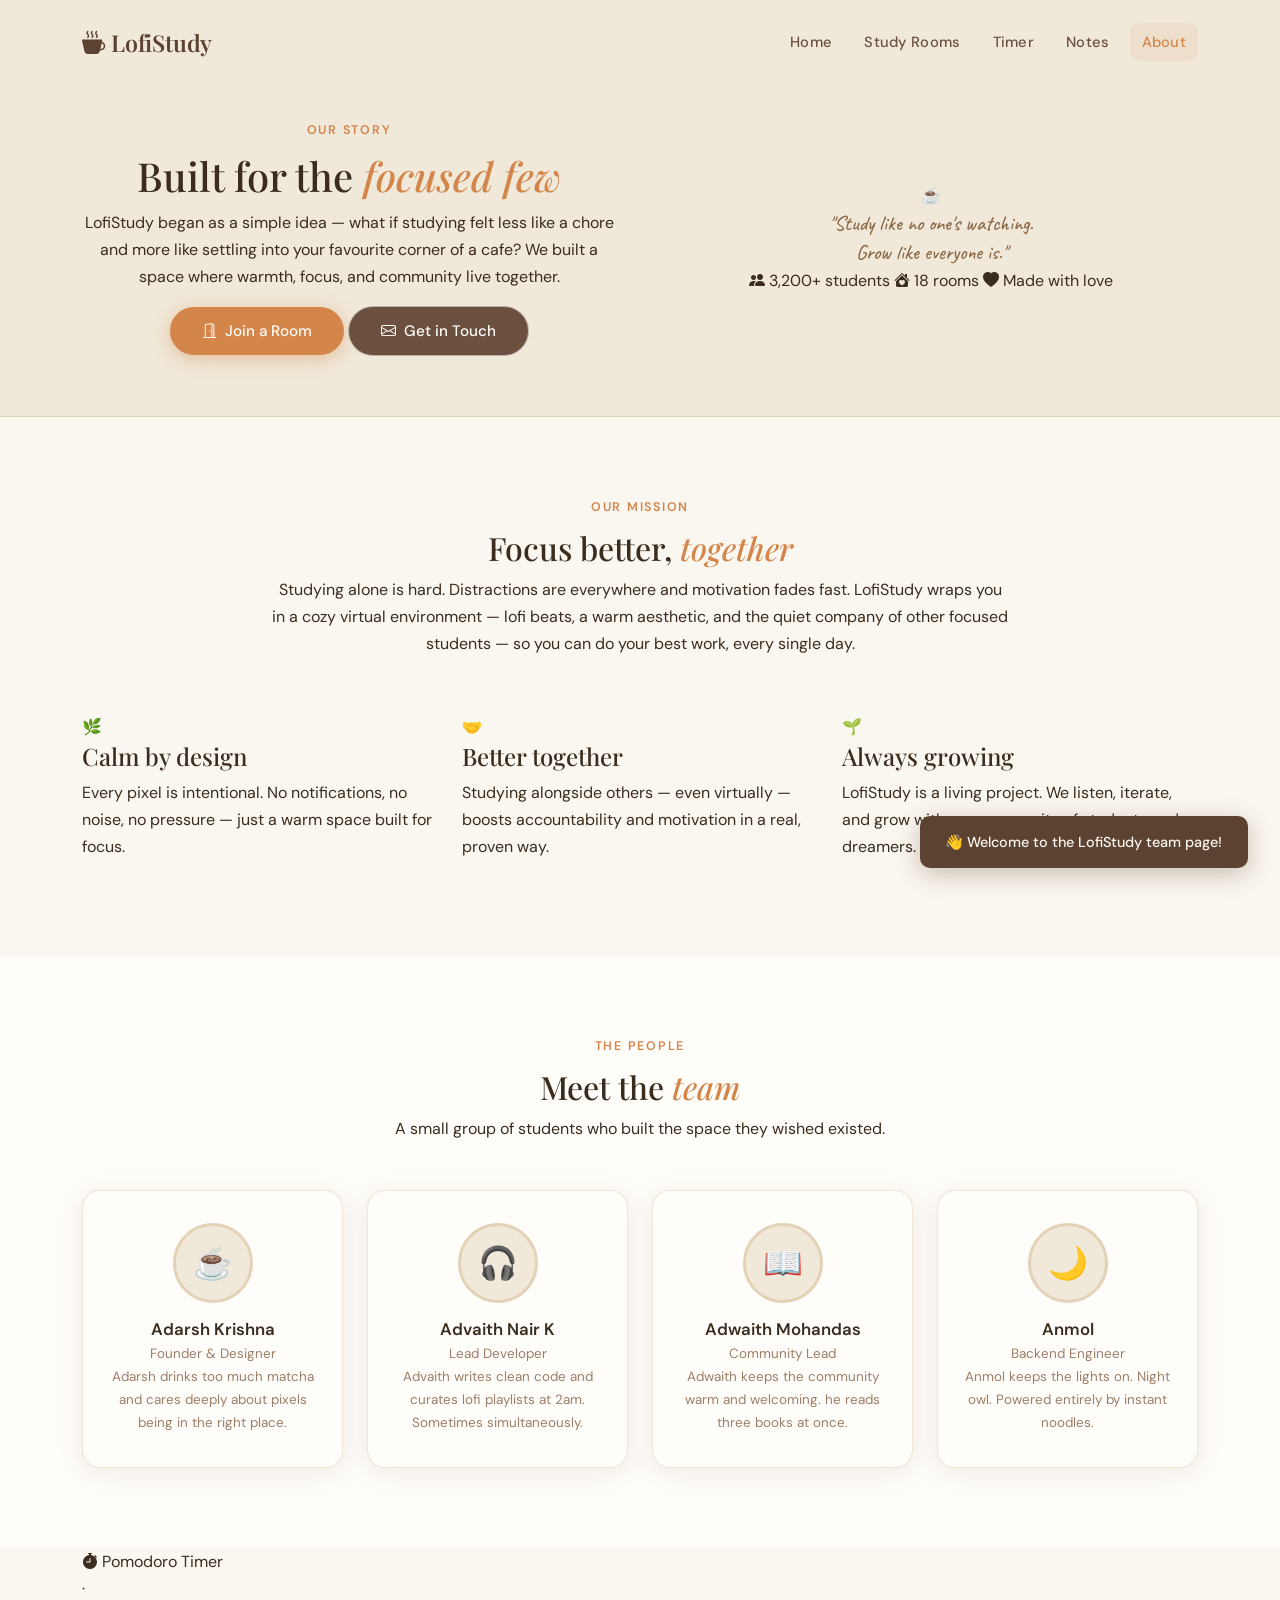
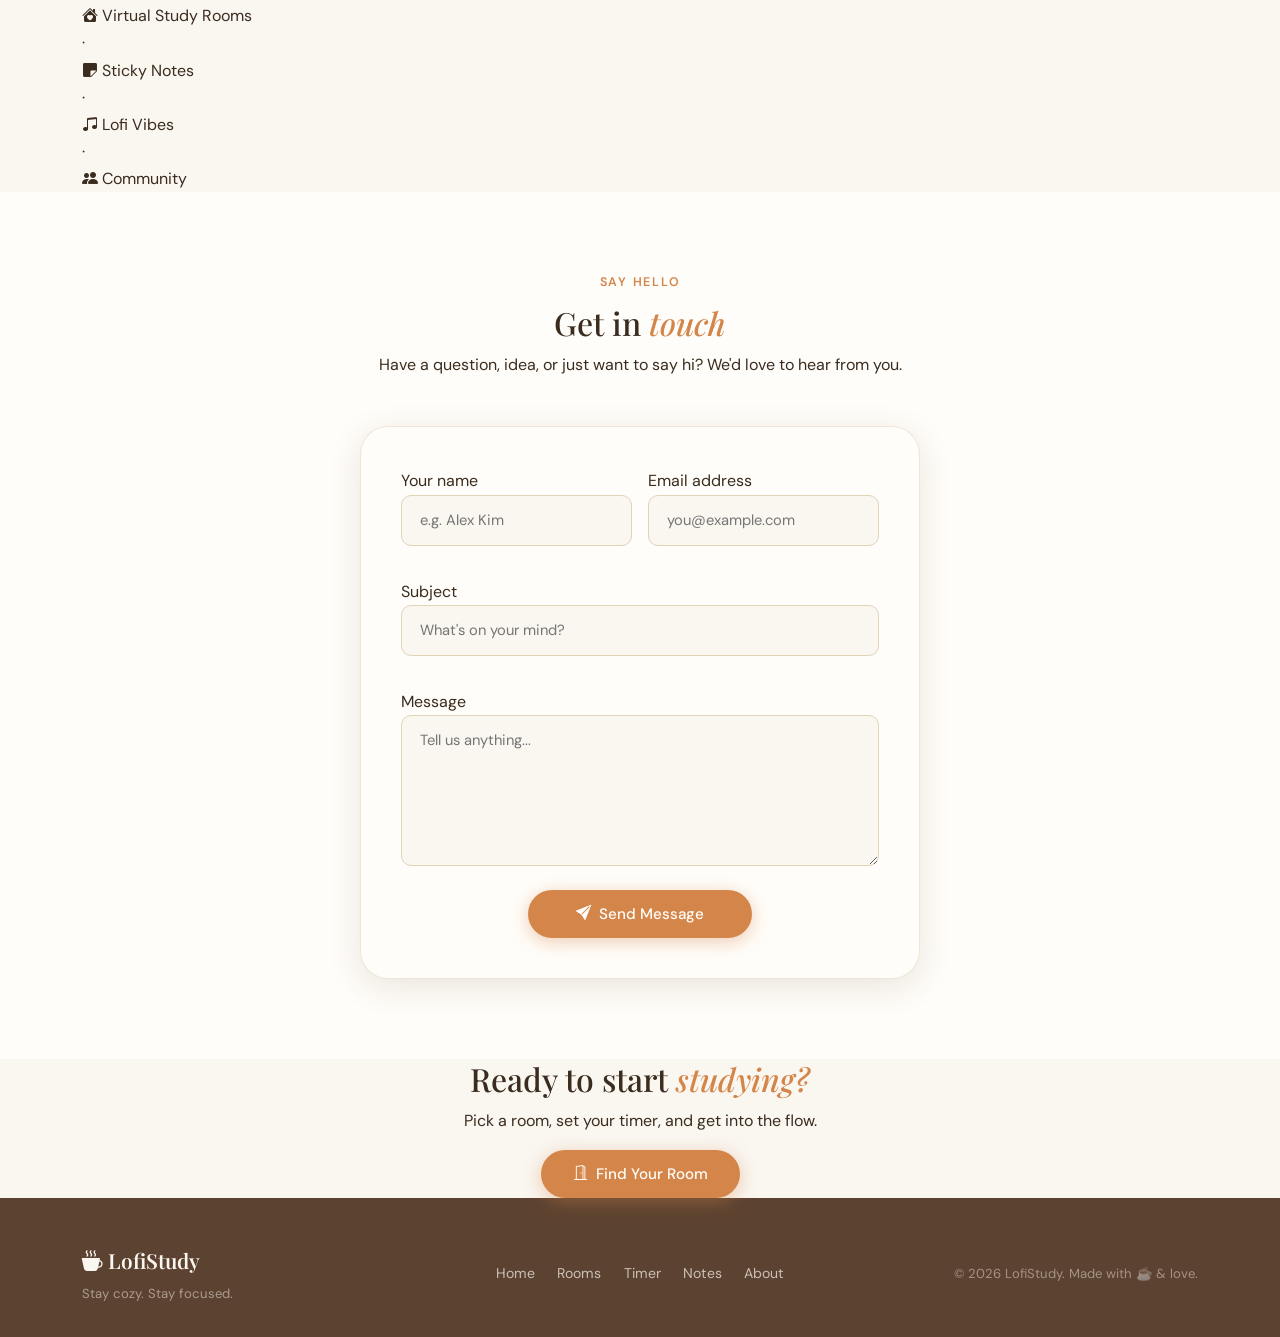
<file: about.html>
<!DOCTYPE html>
<html lang="en">
<head>
  <meta charset="UTF-8" />
  <meta name="viewport" content="width=device-width, initial-scale=1.0" />
  <title>About — LofiStudy</title>
  <link rel="stylesheet" href="https://cdn.jsdelivr.net/npm/bootstrap@5.3.2/dist/css/bootstrap.min.css" />
  <link rel="stylesheet" href="https://cdn.jsdelivr.net/npm/bootstrap-icons@1.11.3/font/bootstrap-icons.min.css" />
  <link rel="preconnect" href="https://fonts.googleapis.com" />
  <link rel="preconnect" href="https://fonts.gstatic.com" crossorigin />
  <link href="https://fonts.googleapis.com/css2?family=Playfair+Display:ital,wght@0,400;0,600;1,400&family=DM+Sans:wght@300;400;500&family=Caveat:wght@500&display=swap" rel="stylesheet" />
  <link rel="stylesheet" href="css/style.css" />
</head>
<body>


  <nav class="navbar navbar-expand-lg cozy-nav scrolled" id="mainNav">
    <div class="container">
      <a class="navbar-brand brand-logo nav-dark" href="index.html">
        <i class="bi bi-cup-hot-fill"></i> LofiStudy
      </a>
      <button class="navbar-toggler" type="button" data-bs-toggle="collapse" data-bs-target="#navMenu">
        <span class="navbar-toggler-icon"></span>
      </button>
      <div class="collapse navbar-collapse" id="navMenu">
        <ul class="navbar-nav ms-auto gap-lg-2">
          <li class="nav-item"><a class="nav-link" href="index.html">Home</a></li>
          <li class="nav-item"><a class="nav-link" href="rooms.html">Study Rooms</a></li>
          <li class="nav-item"><a class="nav-link" href="timer.html">Timer</a></li>
          <li class="nav-item"><a class="nav-link" href="notes.html">Notes</a></li>
          <li class="nav-item"><a class="nav-link active" href="about.html">About</a></li>
        </ul>
      </div>
    </div>
  </nav>

 
  <section class="about-hero">
    <div class="container">
      <div class="row align-items-center g-5">
        <div class="col-lg-6">
          <p class="section-tag reveal">our story</p>
          <h1 class="reveal">Built for the <em>focused few</em></h1>
          <p class="about-hero-sub reveal">
            LofiStudy began as a simple idea — what if studying felt less like a chore
            and more like settling into your favourite corner of a cafe? We built a space
            where warmth, focus, and community live together.
          </p>
          <div class="about-hero-btns reveal">
            <a href="rooms.html" class="btn btn-cozy-primary">
              <i class="bi bi-door-open"></i> Join a Room
            </a>
            <a href="#contact" class="btn btn-cozy-outline about-outline-btn">
              <i class="bi bi-envelope"></i> Get in Touch
            </a>
          </div>
        </div>
        <div class="col-lg-6">
          <div class="about-visual reveal">
            <div class="about-visual-card">
              <span class="about-visual-emoji">☕</span>
              <p class="caveat-text" style="font-size:1.3rem;color:var(--brown);margin:0;">
                "Study like no one's watching.<br/>Grow like everyone is."
              </p>
            </div>
            <div class="about-badge-row">
              <span class="about-badge"><i class="bi bi-people-fill"></i> 3,200+ students</span>
              <span class="about-badge"><i class="bi bi-house-heart-fill"></i> 18 rooms</span>
              <span class="about-badge"><i class="bi bi-heart-fill"></i> Made with love</span>
            </div>
          </div>
        </div>
      </div>
    </div>
  </section>


  <section class="about-section">
    <div class="container">
      <div class="row justify-content-center">
        <div class="col-lg-8 text-center">
          <p class="section-tag reveal">our mission</p>
          <h2 class="reveal">Focus better, <em>together</em></h2>
          <p class="about-mission-text reveal">
            Studying alone is hard. Distractions are everywhere and motivation fades fast.
            LofiStudy wraps you in a cozy virtual environment — lofi beats, a warm aesthetic,
            and the quiet company of other focused students — so you can do your best work,
            every single day.
          </p>
        </div>
      </div>

      <div class="row g-4 mt-3">
        <div class="col-md-4">
          <div class="value-card reveal">
            <div class="value-icon">🌿</div>
            <h4>Calm by design</h4>
            <p>Every pixel is intentional. No notifications, no noise, no pressure — just a warm space built for focus.</p>
          </div>
        </div>
        <div class="col-md-4">
          <div class="value-card reveal">
            <div class="value-icon">🤝</div>
            <h4>Better together</h4>
            <p>Studying alongside others — even virtually — boosts accountability and motivation in a real, proven way.</p>
          </div>
        </div>
        <div class="col-md-4">
          <div class="value-card reveal">
            <div class="value-icon">🌱</div>
            <h4>Always growing</h4>
            <p>LofiStudy is a living project. We listen, iterate, and grow with our community of students and dreamers.</p>
          </div>
        </div>
      </div>
    </div>
  </section>


  <section class="about-section" id="team">
    <div class="container">
      <div class="text-center mb-5">
        <p class="section-tag reveal">the people</p>
        <h2 class="reveal">Meet the <em>team</em></h2>
        <p class="about-section-sub reveal">A small group of students who built the space they wished existed.</p>
      </div>

      <div class="row g-4 justify-content-center">
        <div class="col-sm-6 col-lg-3">
          <div class="team-card reveal">
            <div class="team-avatar">☕</div>
            <h5>Adarsh Krishna</h5>
            <p class="team-role">Founder & Designer</p>
            <p class="team-bio">Adarsh drinks too much matcha and cares deeply about pixels being in the right place.</p>
          </div>
        </div>
        <div class="col-sm-6 col-lg-3">
          <div class="team-card reveal">
            <div class="team-avatar">🎧</div>
            <h5>Advaith Nair K</h5>
            <p class="team-role">Lead Developer</p>
            <p class="team-bio">Advaith writes clean code and curates lofi playlists at 2am. Sometimes simultaneously.</p>
          </div>
        </div>
        <div class="col-sm-6 col-lg-3">
          <div class="team-card reveal">
            <div class="team-avatar">📖</div>
            <h5>Adwaith Mohandas</h5>
            <p class="team-role">Community Lead</p>
            <p class="team-bio">Adwaith keeps the community warm and welcoming. he reads three books at once.</p>
          </div>
        </div>
        <div class="col-sm-6 col-lg-3">
          <div class="team-card reveal">
            <div class="team-avatar">🌙</div>
            <h5>Anmol</h5>
            <p class="team-role">Backend Engineer</p>
            <p class="team-bio">Anmol keeps the lights on. Night owl. Powered entirely by instant noodles.</p>
          </div>
        </div>
      </div>
    </div>
  </section>

 
  <section class="about-strip">
    <div class="container">
      <div class="strip-inner">
        <div class="strip-item reveal">
          <i class="bi bi-stopwatch-fill"></i>
          <span>Pomodoro Timer</span>
        </div>
        <div class="strip-divider">·</div>
        <div class="strip-item reveal">
          <i class="bi bi-house-heart-fill"></i>
          <span>Virtual Study Rooms</span>
        </div>
        <div class="strip-divider">·</div>
        <div class="strip-item reveal">
          <i class="bi bi-sticky-fill"></i>
          <span>Sticky Notes</span>
        </div>
        <div class="strip-divider">·</div>
        <div class="strip-item reveal">
          <i class="bi bi-music-note-beamed"></i>
          <span>Lofi Vibes</span>
        </div>
        <div class="strip-divider">·</div>
        <div class="strip-item reveal">
          <i class="bi bi-people-fill"></i>
          <span>Community</span>
        </div>
      </div>
    </div>
  </section>


  <section class="about-section" id="contact">
    <div class="container">
      <div class="text-center mb-5">
        <p class="section-tag reveal">say hello</p>
        <h2 class="reveal">Get in <em>touch</em></h2>
        <p class="about-section-sub reveal">Have a question, idea, or just want to say hi? We'd love to hear from you.</p>
      </div>

      <div class="contact-form-box reveal">
        <div id="contactSuccess" class="contact-success" style="display:none;">
          <span>🎉</span>
          <h5>Message sent!</h5>
          <p>Thanks for reaching out. We'll get back to you soon. ☕</p>
        </div>

        <div id="contactForm">
          <div class="row g-3">
            <div class="col-sm-6">
              <label class="cozy-label">Your name</label>
              <input type="text" class="cozy-input" id="contactName" placeholder="e.g. Alex Kim" />
            </div>
            <div class="col-sm-6">
              <label class="cozy-label">Email address</label>
              <input type="email" class="cozy-input" id="contactEmail" placeholder="you@example.com" />
            </div>
            <div class="col-12">
              <label class="cozy-label">Subject</label>
              <input type="text" class="cozy-input" id="contactSubject" placeholder="What's on your mind?" />
            </div>
            <div class="col-12">
              <label class="cozy-label">Message</label>
              <textarea class="cozy-input" id="contactMessage" rows="5" placeholder="Tell us anything..." style="resize:vertical;"></textarea>
            </div>
            <div class="col-12 text-center mt-2">
              <button class="btn btn-cozy-primary px-5" id="sendMsgBtn">
                <i class="bi bi-send-fill"></i> Send Message
              </button>
            </div>
          </div>
        </div>
      </div>
    </div>
  </section>

  <section class="about-cta">
    <div class="container text-center">
      <h2 class="reveal">Ready to start <em>studying?</em></h2>
      <p class="reveal">Pick a room, set your timer, and get into the flow.</p>
      <div class="reveal">
        <a href="rooms.html" class="btn btn-cozy-primary btn-lg">
          <i class="bi bi-door-open"></i> Find Your Room
        </a>
      </div>
    </div>
  </section>

 
  <footer class="cozy-footer">
    <div class="container">
      <div class="row align-items-center">
        <div class="col-md-4 mb-3 mb-md-0">
          <span class="footer-brand"><i class="bi bi-cup-hot-fill"></i> LofiStudy</span>
          <p class="footer-tagline">Stay cozy. Stay focused.</p>
        </div>
        <div class="col-md-4 text-center mb-3 mb-md-0">
          <nav class="footer-nav">
            <a href="index.html">Home</a>
            <a href="rooms.html">Rooms</a>
            <a href="timer.html">Timer</a>
            <a href="notes.html">Notes</a>
            <a href="about.html">About</a>
          </nav>
        </div>
        <div class="col-md-4 text-md-end">
          <p class="footer-copy">© 2026 LofiStudy. Made with ☕ & love.</p>
        </div>
      </div>
    </div>
  </footer>

  <script src="https://cdn.jsdelivr.net/npm/bootstrap@5.3.2/dist/js/bootstrap.bundle.min.js"></script>
  <script src="js/about.js"></script>
</body>
</html>
</file>
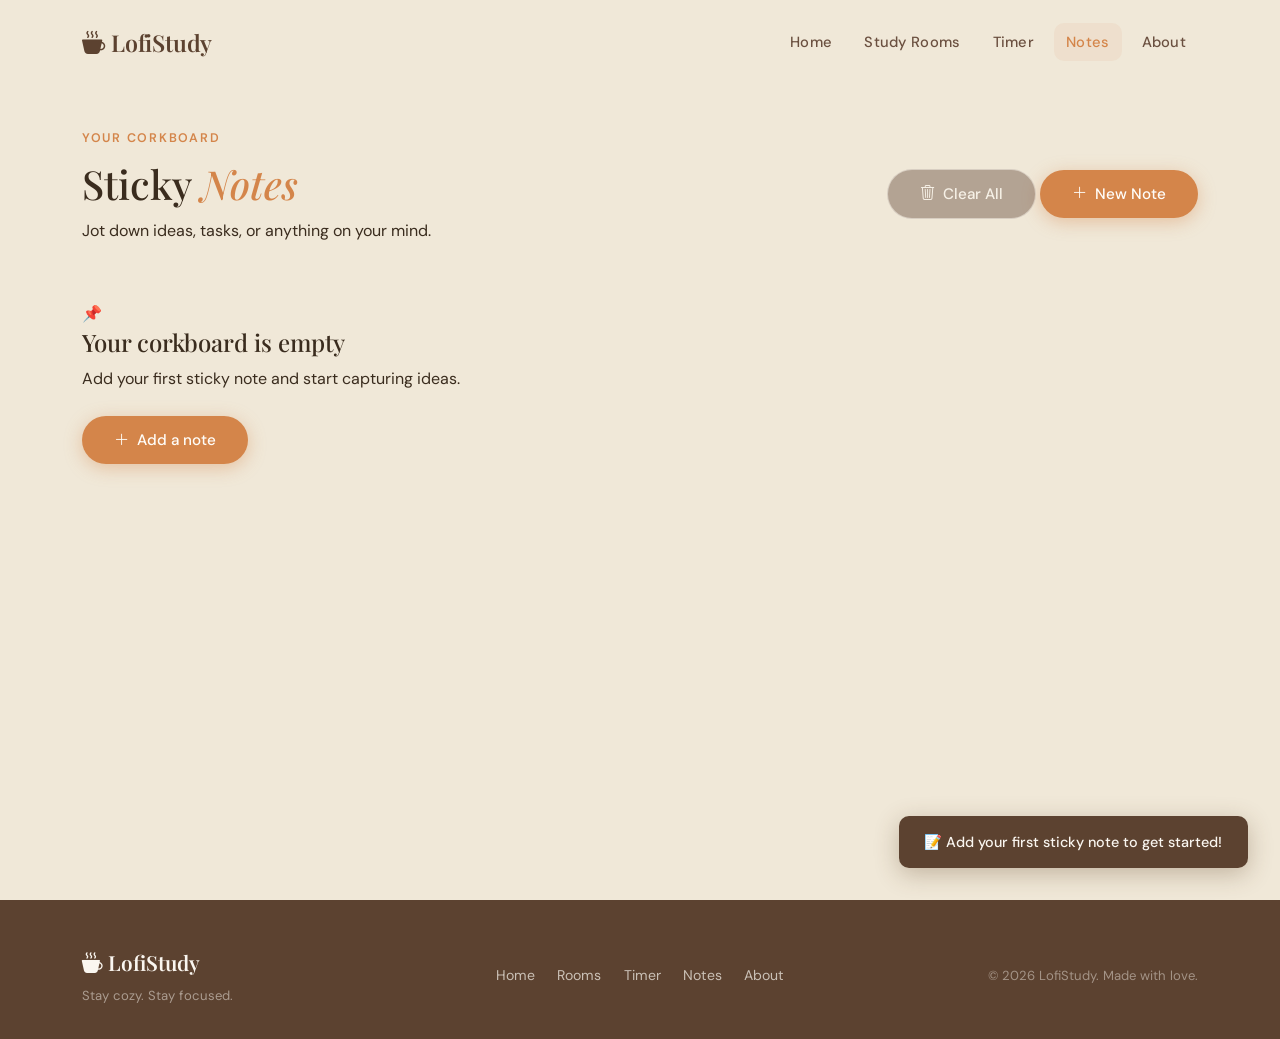
<file: notes.html>
<!DOCTYPE html>
<html lang="en">
<head>
  <meta charset="UTF-8" />
  <meta name="viewport" content="width=device-width, initial-scale=1.0" />
  <title>Notes — LofiStudy</title>
  <link rel="stylesheet" href="https://cdn.jsdelivr.net/npm/bootstrap@5.3.2/dist/css/bootstrap.min.css" />
  <link rel="stylesheet" href="https://cdn.jsdelivr.net/npm/bootstrap-icons@1.11.3/font/bootstrap-icons.min.css" />
  <link rel="preconnect" href="https://fonts.googleapis.com" />
  <link rel="preconnect" href="https://fonts.gstatic.com" crossorigin />
  <link href="https://fonts.googleapis.com/css2?family=Playfair+Display:ital,wght@0,400;0,600;1,400&family=DM+Sans:wght@300;400;500&family=Caveat:wght@500&display=swap" rel="stylesheet" />
  <link rel="stylesheet" href="css/style.css" />
</head>
<body>

 
  <nav class="navbar navbar-expand-lg cozy-nav scrolled" id="mainNav">
    <div class="container">
      <a class="navbar-brand brand-logo nav-dark" href="index.html">
        <i class="bi bi-cup-hot-fill"></i> LofiStudy
      </a>
      <button class="navbar-toggler" type="button" data-bs-toggle="collapse" data-bs-target="#navMenu">
        <span class="navbar-toggler-icon"></span>
      </button>
      <div class="collapse navbar-collapse" id="navMenu">
        <ul class="navbar-nav ms-auto gap-lg-2">
          <li class="nav-item"><a class="nav-link" href="index.html">Home</a></li>
          <li class="nav-item"><a class="nav-link" href="rooms.html">Study Rooms</a></li>
          <li class="nav-item"><a class="nav-link" href="timer.html">Timer</a></li>
          <li class="nav-item"><a class="nav-link active" href="notes.html">Notes</a></li>
          <li class="nav-item"><a class="nav-link" href="about.html">About</a></li>
        </ul>
      </div>
    </div>
  </nav>

  
  <main class="notes-page">
    <div class="container">

   
      <div class="notes-header">
        <div>
          <p class="section-tag">your corkboard</p>
          <h1>Sticky <em>Notes</em></h1>
          <p class="notes-page-sub">Jot down ideas, tasks, or anything on your mind.</p>
        </div>
        <div class="notes-actions">
          <button class="btn btn-cozy-outline notes-outline-btn" id="clearAllBtn">
            <i class="bi bi-trash3"></i> Clear All
          </button>
          <button class="btn btn-cozy-primary" id="toggleFormBtn">
            <i class="bi bi-plus-lg"></i> New Note
          </button>
        </div>
      </div>

      
      <div class="add-note-form" id="addNoteForm">
        <textarea
          id="noteInput"
          placeholder="Write your note here… ✏️"
          rows="4"
          maxlength="300"
        ></textarea>

        <div class="form-bottom-row">
      
          <div class="color-picker">
            <span class="picker-label">Colour:</span>
            <button class="color-swatch selected" data-color="note-yellow"   style="background:#fef9c3;" aria-label="Yellow"  ></button>
            <button class="color-swatch"          data-color="note-peach"    style="background:#ffe4cc;" aria-label="Peach"   ></button>
            <button class="color-swatch"          data-color="note-green"    style="background:#d9f0d3;" aria-label="Green"   ></button>
            <button class="color-swatch"          data-color="note-lavender" style="background:#e8e0f8;" aria-label="Lavender"></button>
            <button class="color-swatch"          data-color="note-blue"     style="background:#cce7f5;" aria-label="Blue"   ></button>
          </div>

         
          <div class="form-right">
            <span class="char-count" id="charCount">0 / 300</span>
            <button class="btn btn-cozy-brown" id="addNoteBtn">
              <i class="bi bi-pin-angle-fill"></i> Pin it
            </button>
          </div>
        </div>
      </div>

      
      <div class="notes-count-bar" id="notesCountBar" style="display:none;">
        <span id="noteCount">0 notes</span>
        <span class="count-bar-divider">·</span>
        <span class="caveat-text" style="font-size:1rem;color:var(--brown);">Keep it cozy 🌿</span>
      </div>

     
      <div class="notes-board" id="notesBoard"></div>

    
      <div class="notes-empty" id="notesEmpty">
        <div class="notes-empty-inner">
          <span class="notes-empty-icon">📌</span>
          <h4>Your corkboard is empty</h4>
          <p>Add your first sticky note and start capturing ideas.</p>
          <button class="btn btn-cozy-primary mt-2" id="emptyAddBtn">
            <i class="bi bi-plus-lg"></i> Add a note
          </button>
        </div>
      </div>

    </div>
  </main>

  
  <footer class="cozy-footer">
    <div class="container">
      <div class="row align-items-center">
        <div class="col-md-4 mb-3 mb-md-0">
          <span class="footer-brand"><i class="bi bi-cup-hot-fill"></i> LofiStudy</span>
          <p class="footer-tagline">Stay cozy. Stay focused.</p>
        </div>
        <div class="col-md-4 text-center mb-3 mb-md-0">
          <nav class="footer-nav">
            <a href="index.html">Home</a>
            <a href="rooms.html">Rooms</a>
            <a href="timer.html">Timer</a>
            <a href="notes.html">Notes</a>
            <a href="about.html">About</a>
          </nav>
        </div>
        <div class="col-md-4 text-md-end">
          <p class="footer-copy">© 2026 LofiStudy. Made with love.</p>
        </div>
      </div>
    </div>
  </footer>

  <script src="https://cdn.jsdelivr.net/npm/bootstrap@5.3.2/dist/js/bootstrap.bundle.min.js"></script>
  <script src="js/notes.js"></script>
</body>
</html>
</file>
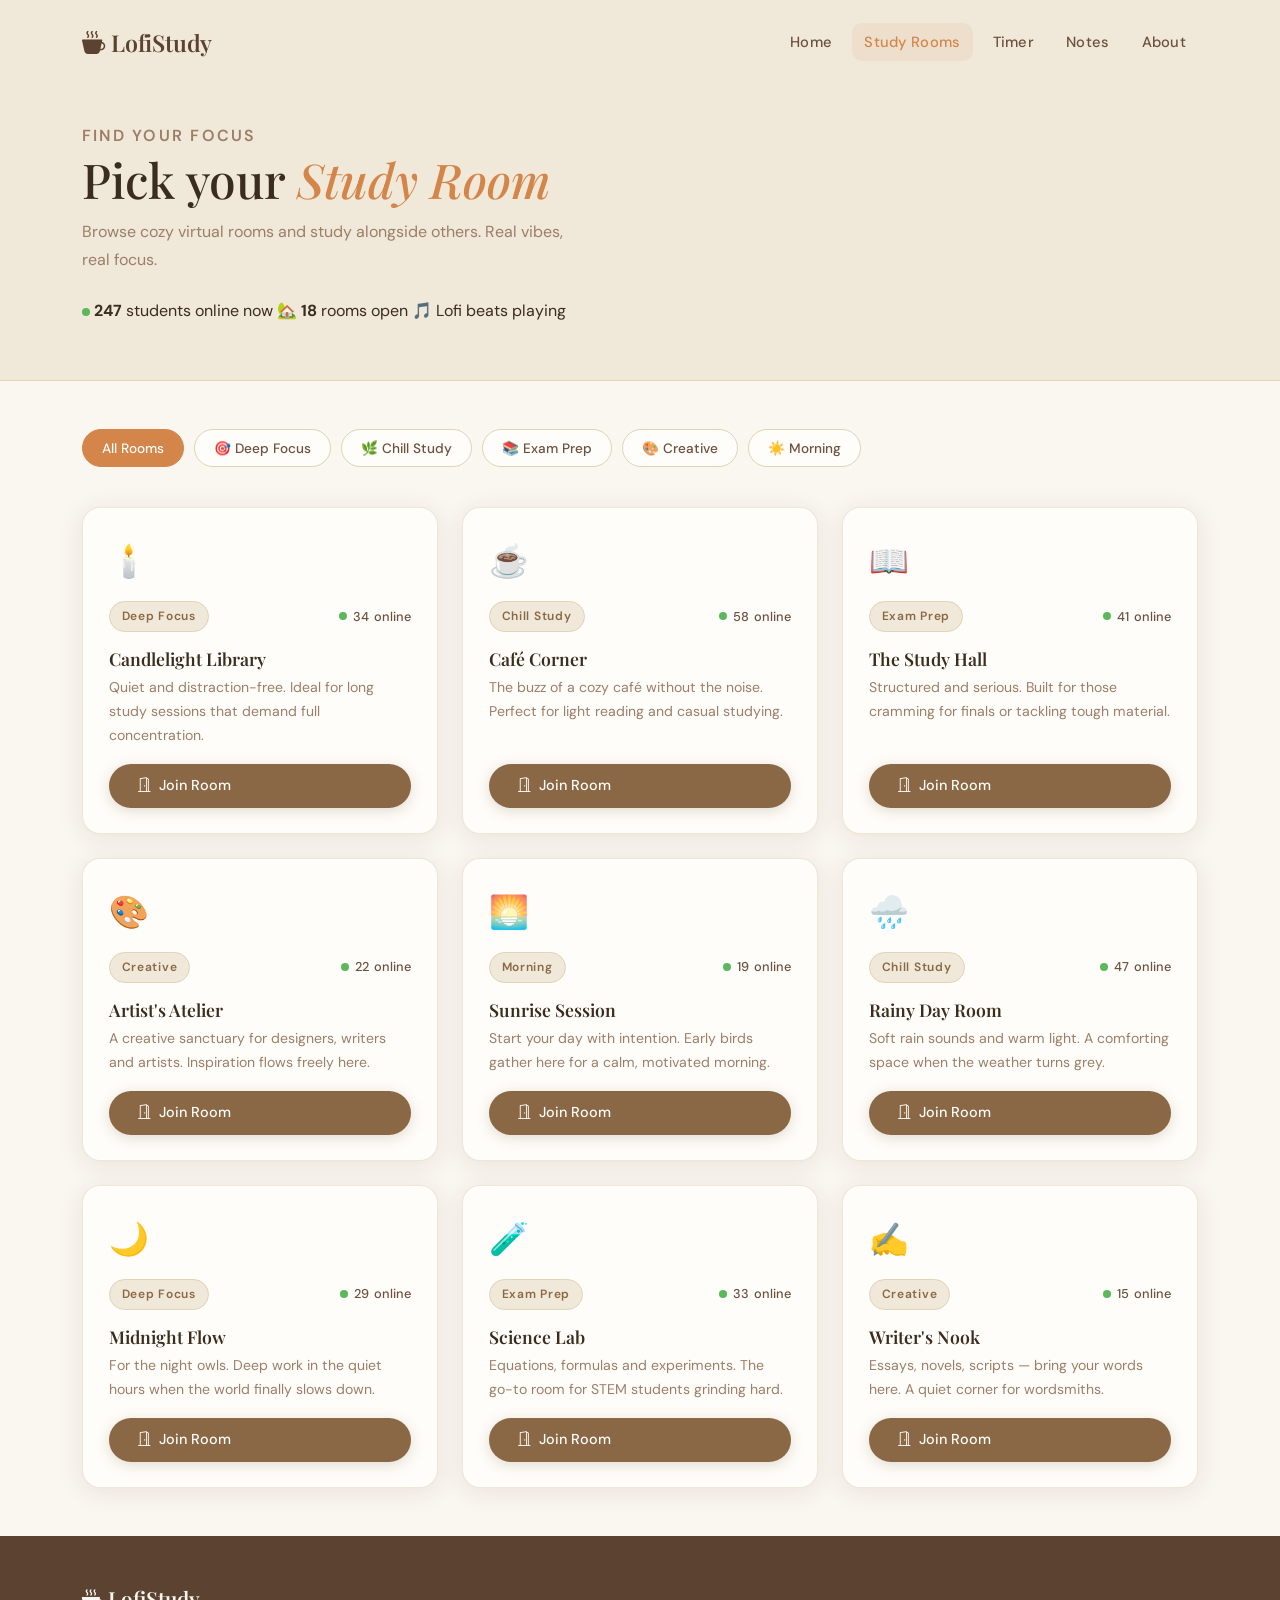
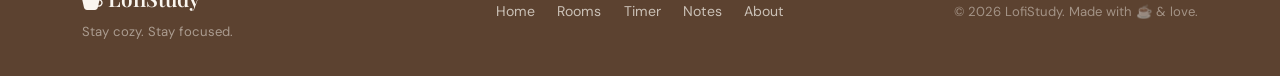
<file: rooms.html>
<!DOCTYPE html>
<html lang="en">
<head>
  <meta charset="UTF-8" />
  <meta name="viewport" content="width=device-width, initial-scale=1.0" />
  <title>Study Rooms — LofiStudy</title>
  <link rel="stylesheet" href="https://cdn.jsdelivr.net/npm/bootstrap@5.3.2/dist/css/bootstrap.min.css" />
  <link rel="stylesheet" href="https://cdn.jsdelivr.net/npm/bootstrap-icons@1.11.3/font/bootstrap-icons.min.css" />
  <link rel="preconnect" href="https://fonts.googleapis.com" />
  <link rel="preconnect" href="https://fonts.gstatic.com" crossorigin />
  <link href="https://fonts.googleapis.com/css2?family=Playfair+Display:ital,wght@0,400;0,600;1,400&family=DM+Sans:wght@300;400;500&family=Caveat:wght@500&display=swap" rel="stylesheet" />
  <link rel="stylesheet" href="css/style.css" />
</head>
<script src="js/rooms.js"></script>
<body>


  <nav class="navbar navbar-expand-lg cozy-nav scrolled" id="mainNav">
    <div class="container">
      <a class="navbar-brand brand-logo nav-dark" href="index.html">
        <i class="bi bi-cup-hot-fill"></i> LofiStudy
      </a>
      <button class="navbar-toggler" type="button" data-bs-toggle="collapse" data-bs-target="#navMenu">
        <span class="navbar-toggler-icon"></span>
      </button>
      <div class="collapse navbar-collapse" id="navMenu">
        <ul class="navbar-nav ms-auto gap-lg-2">
          <li class="nav-item"><a class="nav-link" href="index.html">Home</a></li>
          <li class="nav-item"><a class="nav-link active" href="rooms.html">Study Rooms</a></li>
          <li class="nav-item"><a class="nav-link" href="timer.html">Timer</a></li>
          <li class="nav-item"><a class="nav-link" href="notes.html">Notes</a></li>
          <li class="nav-item"><a class="nav-link" href="about.html">About</a></li>
        </ul>
      </div>
    </div>
  </nav>


  <section class="page-hero">
    <div class="container">
      <p class="section-tag">find your focus</p>
      <h1 class="mb-2">Pick your <em>Study Room</em></h1>
      <p>Browse cozy virtual rooms and study alongside others. Real vibes, real focus.</p>

      
      <div class="rooms-summary-bar mt-4">
        <span class="summary-chip"><span class="online-dot"></span> <strong id="totalOnline">247</strong> students online now</span>
        <span class="summary-chip">🏡 <strong>18</strong> rooms open</span>
        <span class="summary-chip">🎵 Lofi beats playing</span>
      </div>
    </div>
  </section>

 
  <section class="rooms-content py-5">
    <div class="container">

      
      <div class="filter-tabs" id="filterTabs">
        <button class="filter-tab active" data-filter="all">All Rooms</button>
        <button class="filter-tab" data-filter="focus">🎯 Deep Focus</button>
        <button class="filter-tab" data-filter="chill">🌿 Chill Study</button>
        <button class="filter-tab" data-filter="exam">📚 Exam Prep</button>
        <button class="filter-tab" data-filter="creative">🎨 Creative</button>
        <button class="filter-tab" data-filter="morning">☀️ Morning</button>
      </div>

     
      <div class="row g-4" id="roomsGrid">

        
        <div class="col-sm-6 col-lg-4 room-item" data-category="focus">
          <div class="room-card fade-card">
            <span class="room-emoji">🕯️</span>
            <div class="room-meta">
              <span class="room-tag">Deep Focus</span>
              <span class="online-badge"><span class="online-dot"></span> <span class="room-count">34</span> online</span>
            </div>
            <h4>Candlelight Library</h4>
            <p>Quiet and distraction-free. Ideal for long study sessions that demand full concentration.</p>
            <a href=chatroom.html><button class="btn btn-cozy-brown w-100 join-btn" data-room="Candlelight Library">
              <i class="bi bi-door-open"></i> Join Room
            </button></a>
          </div>
        </div>

       
        <div class="col-sm-6 col-lg-4 room-item" data-category="chill">
          <div class="room-card fade-card">
            <span class="room-emoji">☕</span>
            <div class="room-meta">
              <span class="room-tag">Chill Study</span>
              <span class="online-badge"><span class="online-dot"></span> <span class="room-count">58</span> online</span>
            </div>
            <h4>Café Corner</h4>
            <p>The buzz of a cozy café without the noise. Perfect for light reading and casual studying.</p>
            <button class="btn btn-cozy-brown w-100 join-btn" data-room="Café Corner">
              <i class="bi bi-door-open"></i> Join Room
            </button>
          </div>
        </div>

       
        <div class="col-sm-6 col-lg-4 room-item" data-category="exam">
          <div class="room-card fade-card">
            <span class="room-emoji">📖</span>
            <div class="room-meta">
              <span class="room-tag">Exam Prep</span>
              <span class="online-badge"><span class="online-dot"></span> <span class="room-count">41</span> online</span>
            </div>
            <h4>The Study Hall</h4>
            <p>Structured and serious. Built for those cramming for finals or tackling tough material.</p>
            <button class="btn btn-cozy-brown w-100 join-btn" data-room="The Study Hall">
              <i class="bi bi-door-open"></i> Join Room
            </button>
          </div>
        </div>

        
        <div class="col-sm-6 col-lg-4 room-item" data-category="creative">
          <div class="room-card fade-card">
            <span class="room-emoji">🎨</span>
            <div class="room-meta">
              <span class="room-tag">Creative</span>
              <span class="online-badge"><span class="online-dot"></span> <span class="room-count">22</span> online</span>
            </div>
            <h4>Artist's Atelier</h4>
            <p>A creative sanctuary for designers, writers and artists. Inspiration flows freely here.</p>
            <button class="btn btn-cozy-brown w-100 join-btn" data-room="Artist's Atelier">
              <i class="bi bi-door-open"></i> Join Room
            </button>
          </div>
        </div>

       
        <div class="col-sm-6 col-lg-4 room-item" data-category="morning">
          <div class="room-card fade-card">
            <span class="room-emoji">🌅</span>
            <div class="room-meta">
              <span class="room-tag">Morning</span>
              <span class="online-badge"><span class="online-dot"></span> <span class="room-count">19</span> online</span>
            </div>
            <h4>Sunrise Session</h4>
            <p>Start your day with intention. Early birds gather here for a calm, motivated morning.</p>
            <button class="btn btn-cozy-brown w-100 join-btn" data-room="Sunrise Session">
              <i class="bi bi-door-open"></i> Join Room
            </button>
          </div>
        </div>

      
        <div class="col-sm-6 col-lg-4 room-item" data-category="chill">
          <div class="room-card fade-card">
            <span class="room-emoji">🌧️</span>
            <div class="room-meta">
              <span class="room-tag">Chill Study</span>
              <span class="online-badge"><span class="online-dot"></span> <span class="room-count">47</span> online</span>
            </div>
            <h4>Rainy Day Room</h4>
            <p>Soft rain sounds and warm light. A comforting space when the weather turns grey.</p>
            <button class="btn btn-cozy-brown w-100 join-btn" data-room="Rainy Day Room">
              <i class="bi bi-door-open"></i> Join Room
            </button>
          </div>
        </div>

       
        <div class="col-sm-6 col-lg-4 room-item" data-category="focus">
          <div class="room-card fade-card">
            <span class="room-emoji">🌙</span>
            <div class="room-meta">
              <span class="room-tag">Deep Focus</span>
              <span class="online-badge"><span class="online-dot"></span> <span class="room-count">29</span> online</span>
            </div>
            <h4>Midnight Flow</h4>
            <p>For the night owls. Deep work in the quiet hours when the world finally slows down.</p>
            <button class="btn btn-cozy-brown w-100 join-btn" data-room="Midnight Flow">
              <i class="bi bi-door-open"></i> Join Room
            </button>
          </div>
        </div>

        
        <div class="col-sm-6 col-lg-4 room-item" data-category="exam">
          <div class="room-card fade-card">
            <span class="room-emoji">🧪</span>
            <div class="room-meta">
              <span class="room-tag">Exam Prep</span>
              <span class="online-badge"><span class="online-dot"></span> <span class="room-count">33</span> online</span>
            </div>
            <h4>Science Lab</h4>
            <p>Equations, formulas and experiments. The go-to room for STEM students grinding hard.</p>
            <button class="btn btn-cozy-brown w-100 join-btn" data-room="Science Lab">
              <i class="bi bi-door-open"></i> Join Room
            </button>
          </div>
        </div>

       
        <div class="col-sm-6 col-lg-4 room-item" data-category="creative">
          <div class="room-card fade-card">
            <span class="room-emoji">✍️</span>
            <div class="room-meta">
              <span class="room-tag">Creative</span>
              <span class="online-badge"><span class="online-dot"></span> <span class="room-count">15</span> online</span>
            </div>
            <h4>Writer's Nook</h4>
            <p>Essays, novels, scripts — bring your words here. A quiet corner for wordsmiths.</p>
            <button class="btn btn-cozy-brown w-100 join-btn" data-room="Writer's Nook">
              <i class="bi bi-door-open"></i> Join Room
            </button>
          </div>
        </div>

      </div>

     
      <div class="rooms-empty text-center py-5" id="emptyState" style="display:none!important;">
        <p style="font-size:3rem;">🍃</p>
        <h4>No rooms in this category yet</h4>
        <p class="text-muted">Try a different filter or check back soon.</p>
      </div>

    </div>
  </section>

  
  </div>

  
  <footer class="cozy-footer">
    <div class="container">
      <div class="row align-items-center">
        <div class="col-md-4 mb-3 mb-md-0">
          <span class="footer-brand"><i class="bi bi-cup-hot-fill"></i> LofiStudy</span>
          <p class="footer-tagline">Stay cozy. Stay focused.</p>
        </div>
        <div class="col-md-4 text-center mb-3 mb-md-0">
          <nav class="footer-nav">
            <a href="index.html">Home</a>
            <a href="rooms.html">Rooms</a>
            <a href="timer.html">Timer</a>
            <a href="notes.html">Notes</a>
            <a href="about.html">About</a>
          </nav>
        </div>
        <div class="col-md-4 text-md-end">
          <p class="footer-copy">© 2026 LofiStudy. Made with ☕ & love.</p>
        </div>
      </div>
    </div>
  </footer>

  <script src="https://cdn.jsdelivr.net/npm/bootstrap@5.3.2/dist/js/bootstrap.bundle.min.js"></script>
  <script src="js/rooms.js"></script>
</body>
</html>
</file>
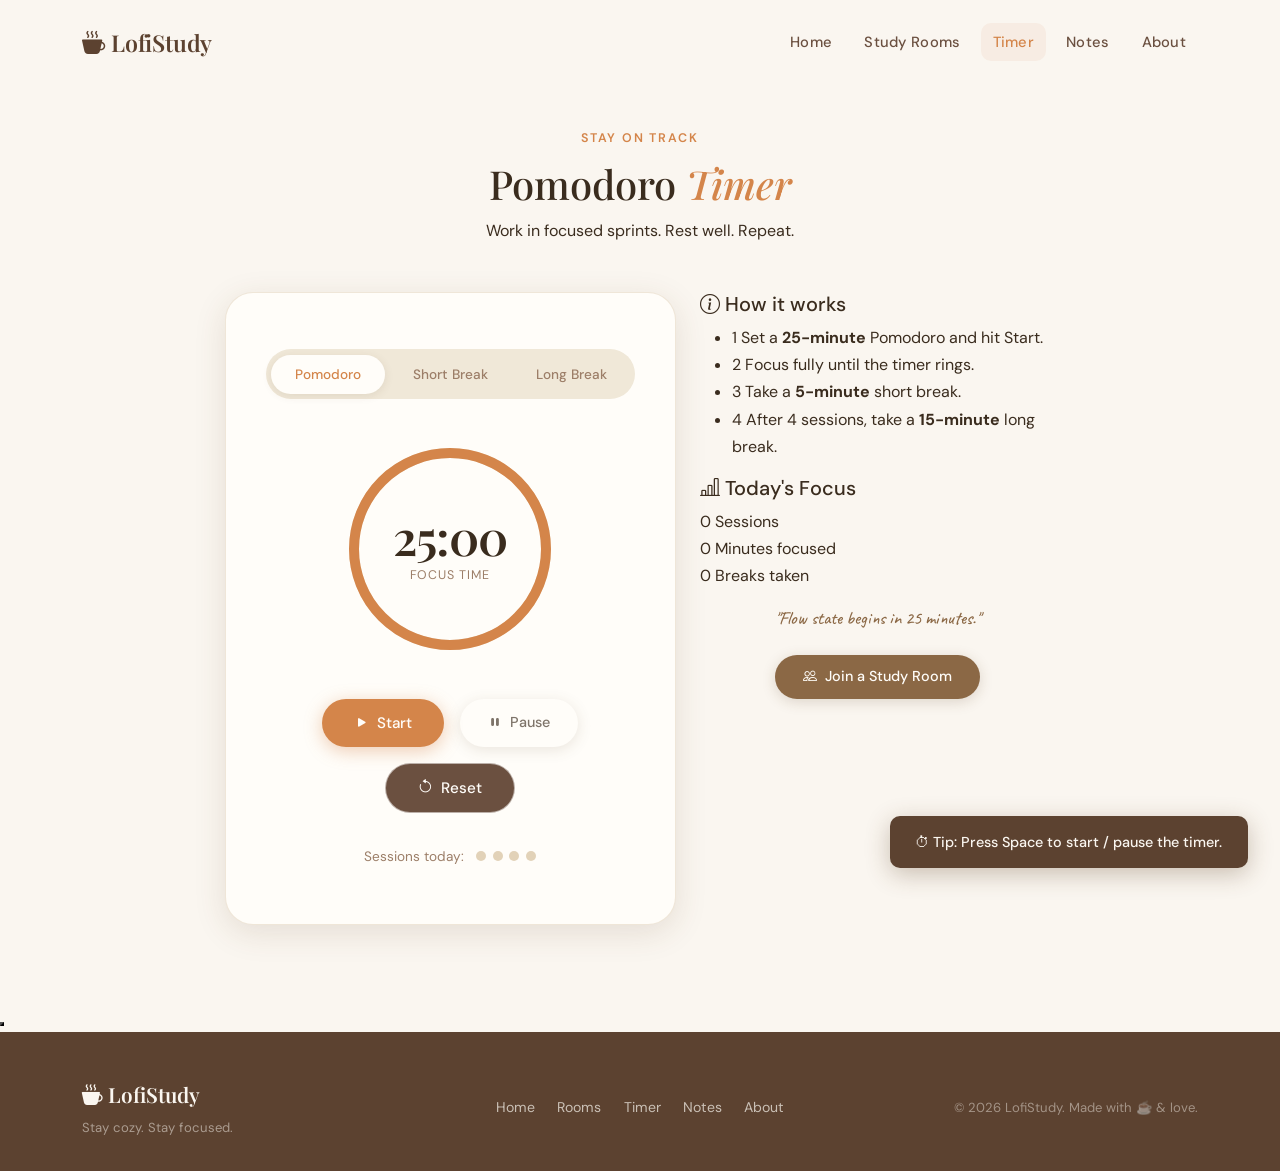
<file: timer.html>
<!DOCTYPE html>
<html lang="en">
<head>
  <meta charset="UTF-8" />
  <meta name="viewport" content="width=device-width, initial-scale=1.0" />
  <title>Pomodoro Timer — LofiStudy</title>
  <link rel="stylesheet" href="https://cdn.jsdelivr.net/npm/bootstrap@5.3.2/dist/css/bootstrap.min.css" />
  <link rel="stylesheet" href="https://cdn.jsdelivr.net/npm/bootstrap-icons@1.11.3/font/bootstrap-icons.min.css" />
  <link rel="preconnect" href="https://fonts.googleapis.com" />
  <link rel="preconnect" href="https://fonts.gstatic.com" crossorigin />
  <link href="https://fonts.googleapis.com/css2?family=Playfair+Display:ital,wght@0,400;0,600;1,400&family=DM+Sans:wght@300;400;500&family=Caveat:wght@500&display=swap" rel="stylesheet" />
  <link rel="stylesheet" href="css/style.css" />
</head>
<script src="js/timer.js"></script>
<body>

 
  <nav class="navbar navbar-expand-lg cozy-nav scrolled" id="mainNav">
    <div class="container">
      <a class="navbar-brand brand-logo nav-dark" href="index.html">
        <i class="bi bi-cup-hot-fill"></i> LofiStudy
      </a>
      <button class="navbar-toggler" type="button" data-bs-toggle="collapse" data-bs-target="#navMenu">
        <span class="navbar-toggler-icon"></span>
      </button>
      <div class="collapse navbar-collapse" id="navMenu">
        <ul class="navbar-nav ms-auto gap-lg-2">
          <li class="nav-item"><a class="nav-link" href="index.html">Home</a></li>
          <li class="nav-item"><a class="nav-link" href="rooms.html">Study Rooms</a></li>
          <li class="nav-item"><a class="nav-link active" href="timer.html">Timer</a></li>
          <li class="nav-item"><a class="nav-link" href="notes.html">Notes</a></li>
          <li class="nav-item"><a class="nav-link" href="about.html">About</a></li>
        </ul>
      </div>
    </div>
  </nav>

  
  <main class="timer-page">
    <div class="container">

     
      <div class="text-center mb-5 reveal">
        <p class="section-tag">stay on track</p>
        <h1>Pomodoro <em>Timer</em></h1>
        <p class="timer-page-sub">Work in focused sprints. Rest well. Repeat.</p>
      </div>

      <div class="row justify-content-center g-4 align-items-start">

       
        <div class="col-lg-5">
          <div class="timer-card reveal">

          
            <div class="timer-tabs" role="tablist">
              <button class="timer-tab active" data-mode="pomodoro"  data-minutes="25" role="tab">Pomodoro</button>
              <button class="timer-tab"         data-mode="short"    data-minutes="5"  role="tab">Short Break</button>
              <button class="timer-tab"         data-mode="long"     data-minutes="15" role="tab">Long Break</button>
            </div>

            
            <div class="timer-ring" id="timerRing">
              <svg viewBox="0 0 220 220" width="220" height="220" xmlns="http://www.w3.org/2000/svg">
                <circle class="track"    cx="110" cy="110" r="96" />
                <circle class="progress" cx="110" cy="110" r="96" id="progressRing" />
              </svg>
              <div class="timer-display">
                <span class="timer-time"         id="timerDisplay">25:00</span>
                <span class="timer-session-label" id="sessionLabel">Focus Time</span>
              </div>
            </div>

          
            <div class="timer-controls">
              <button class="btn btn-cozy-primary" id="startBtn">
                <i class="bi bi-play-fill"></i> Start
              </button>
              <button class="btn btn-cozy-brown"   id="pauseBtn" disabled>
                <i class="bi bi-pause-fill"></i> Pause
              </button>
              <button class="btn btn-cozy-outline timer-reset-btn" id="resetBtn">
                <i class="bi bi-arrow-counterclockwise"></i> Reset
              </button>
            </div>

           
            <div class="timer-sessions">
              <span>Sessions today:</span>
              <span class="session-dots" id="sessionDots">
                <span class="session-dot"></span>
                <span class="session-dot"></span>
                <span class="session-dot"></span>
                <span class="session-dot"></span>
              </span>
            </div>

          </div>
        </div>

       
        <div class="col-lg-4">

       
          <div class="timer-info-card reveal">
            <h5><i class="bi bi-info-circle"></i> How it works</h5>
            <ul class="timer-steps">
              <li>
                <span class="step-dot">1</span>
                <span>Set a <strong>25-minute</strong> Pomodoro and hit Start.</span>
              </li>
              <li>
                <span class="step-dot">2</span>
                <span>Focus fully until the timer rings.</span>
              </li>
              <li>
                <span class="step-dot">3</span>
                <span>Take a <strong>5-minute</strong> short break.</span>
              </li>
              <li>
                <span class="step-dot">4</span>
                <span>After 4 sessions, take a <strong>15-minute</strong> long break.</span>
              </li>
            </ul>
          </div>

         
          <div class="timer-info-card reveal mt-3">
            <h5><i class="bi bi-bar-chart-line"></i> Today's Focus</h5>
            <div class="focus-stats">
              <div class="focus-stat">
                <span class="focus-stat-num" id="statSessions">0</span>
                <span class="focus-stat-label">Sessions</span>
              </div>
              <div class="focus-stat">
                <span class="focus-stat-num" id="statMinutes">0</span>
                <span class="focus-stat-label">Minutes focused</span>
              </div>
              <div class="focus-stat">
                <span class="focus-stat-num" id="statBreaks">0</span>
                <span class="focus-stat-label">Breaks taken</span>
              </div>
            </div>
          </div>

          
          <div class="timer-info-card reveal mt-3 text-center">
            <p class="caveat-text" style="font-size:1.15rem;color:var(--brown);">
              "Flow state begins in 25 minutes."
            </p>
            <a href="rooms.html" class="btn btn-cozy-brown btn-sm mt-2">
              <i class="bi bi-people"></i> Join a Study Room
            </a>
          </div>

        </div>

      </div>
    </div>
  </main>


  <div class="session-alert" id="sessionAlert">
    <div class="session-alert-inner">
      <span class="session-alert-icon" id="alertIcon"></span>
      <div>
      </div>
      <button class="session-alert-close" id="alertClose">
      </button>
    </div>
  </div>

  <footer class="cozy-footer">
    <div class="container">
      <div class="row align-items-center">
        <div class="col-md-4 mb-3 mb-md-0">
          <span class="footer-brand"><i class="bi bi-cup-hot-fill"></i> LofiStudy</span>
          <p class="footer-tagline">Stay cozy. Stay focused.</p>
        </div>
        <div class="col-md-4 text-center mb-3 mb-md-0">
          <nav class="footer-nav">
            <a href="index.html">Home</a>
            <a href="rooms.html">Rooms</a>
            <a href="timer.html">Timer</a>
            <a href="notes.html">Notes</a>
            <a href="about.html">About</a>
          </nav>
        </div>
        <div class="col-md-4 text-md-end">
          <p class="footer-copy">© 2026 LofiStudy. Made with ☕ & love.</p>
        </div>
      </div>
    </div>
  </footer>

  <script src="https://cdn.jsdelivr.net/npm/bootstrap@5.3.2/dist/js/bootstrap.bundle.min.js"></script>
  <script src="js/timer.js"></script>
</body>
</html>
</file>
<file: css/style.css>
:root {
  --cream:       #faf6f0;
  --beige:       #f0e8d8;
  --warm-tan:    #e2d2b8;
  --brown-light: #c4a882;
  --brown:       #8b6845;
  --brown-dark:  #5c4230;
  --orange:      #d4854a;
  --orange-warm: #c97a3e;
  --text-dark:   #3a2c1e;
  --text-mid:    #6b5040;
  --text-light:  #9c7e68;
  --white-soft:  #fffdf9;
  --shadow-soft: 0 4px 24px rgba(90, 60, 30, 0.10);
  --shadow-card: 0 8px 32px rgba(90, 60, 30, 0.13);
  --radius-sm:   10px;
  --radius-md:   18px;
  --radius-lg:   28px;
  --transition:  0.3s cubic-bezier(0.4, 0, 0.2, 1);
}


*, *::before, *::after { box-sizing: border-box; margin: 0; padding: 0; }

html { scroll-behavior: smooth; }

body {
  font-family: 'DM Sans', sans-serif;
  background-color: var(--cream);
  color: var(--text-dark);
  font-size: 16px;
  line-height: 1.7;
  -webkit-font-smoothing: antialiased;
}

h1, h2, h3, h4 {
  font-family: 'Playfair Display', Georgia, serif;
  line-height: 1.25;
  color: var(--text-dark);
}

em { font-style: italic; color: var(--orange); }

a { text-decoration: none; color: inherit; }

img { max-width: 100%; display: block; }

.cozy-nav {
  position: fixed;
  top: 0; left: 0; right: 0;
  z-index: 1000;
  padding: 1.1rem 0;
  background: transparent;
  transition: background var(--transition), box-shadow var(--transition), padding var(--transition);
}

.cozy-nav-home {
  position: fixed;
  top: 0; left: 0; right: 0;
  z-index: 1000;
  padding: 1.1rem 0;
  background: transparent;
  transition: background var(--transition), box-shadow var(--transition), padding var(--transition);
}

.cozy-nav.scrolled {
  background: rgba(250, 246, 240, 0.96);
  backdrop-filter: blur(8px);
  -webkit-backdrop-filter: blur(8px);
  box-shadow: 0 2px 20px rgba(90, 60, 30, 0.10);
  padding: 0.7rem 0;
}

.brand-logo {
  font-family: 'Playfair Display', serif;
  font-size: 1.45rem;
  font-weight: 600;
  color: var(--brown-dark) !important;
  letter-spacing: -0.01em;
  transition: color var(--transition);
  display: flex;
  align-items: center;
  gap: 0.4rem;
}

.brand-logo-home{
  font-family: 'Playfair Display', serif;
  font-size: 1.45rem;
  font-weight: 600;
  color: var(--cream) !important;
  letter-spacing: -0.01em;
  transition: color var(--transition);
  display: flex;
  align-items: center;
  gap: 0.4rem;
}

.cozy-nav.scrolled .brand-logo { color: var(--brown-dark) !important; }

.cozy-nav .nav-link {
  font-size: 0.92rem;
  font-weight: 500;
  color: var(--text-mid) !important;
  letter-spacing: 0.02em;
  padding: 0.4rem 0.75rem !important;
  border-radius: var(--radius-sm);
  transition: color var(--transition), background var(--transition);
  position: relative;
}

.cozy-nav-home .nav-link {
  font-size: 0.92rem;
  font-weight: 500;
  color: var(--cream) !important;
  letter-spacing: 0.02em;
  padding: 0.4rem 0.75rem !important;
  border-radius: var(--radius-sm);
  transition: color var(--transition), background var(--transition);
  position: relative;
}

.cozy-nav.scrolled .nav-link { color: var(--text-mid) !important; }

.cozy-nav .nav-link:hover,
.cozy-nav .nav-link.active {
  color: var(--orange) !important;
  background: rgba(212, 133, 74, 0.08);
}

.cozy-nav .navbar-toggler {
  border: none;
  outline: none;
  box-shadow: none;
  filter: invert(1);
}

.cozy-nav.scrolled .navbar-toggler { filter: none; }


.hero-section {
  position: relative;
  min-height: 100vh;
  display: flex;
  align-items: center;
  justify-content: center;
  overflow: hidden;
}

.hero-video {
  position: absolute;
  inset: 0;
  width: 100%; height: 100%;
  object-fit: cover;
  z-index: 0;
}

.hero-overlay {
  position: absolute;
  inset: 0;
  background: linear-gradient(
    160deg,
    rgba(30, 18, 8, 0.62) 0%,
    rgba(50, 28, 10, 0.70) 60%,
    rgba(20, 10, 2, 0.55) 100%
  );
  z-index: 1;
}

.hero-content {
  position: relative;
  z-index: 2;
  padding-top: 5rem;
}

.hero-label {
  font-size: 0.85rem;
  font-weight: 500;
  letter-spacing: 0.12em;
  text-transform: uppercase;
  color: rgba(255,255,255,0.65);
  margin-bottom: 1.2rem;
}

.hero-heading {
  font-family: 'Playfair Display', serif;
  font-size: clamp(2.8rem, 7vw, 5.2rem);
  font-weight: 600;
  color: var(--white-soft);
  margin-bottom: 1.4rem;
  text-shadow: 0 2px 30px rgba(0,0,0,0.3);
}

.hero-sub {
  font-size: 1.05rem;
  font-weight: 300;
  color: rgba(255,255,255,0.78);
  max-width: 540px;
  margin: 0 auto 2.4rem;
  line-height: 1.75;
}

.hero-btns {
  display: flex;
  gap: 1rem;
  justify-content: center;
  flex-wrap: wrap;
}

.scroll-hint {
  position: absolute;
  bottom: 2rem;
  left: 50%;
  transform: translateX(-50%);
  z-index: 2;
  color: rgba(255,255,255,0.5);
  font-size: 0.78rem;
  letter-spacing: 0.1em;
  text-transform: uppercase;
  display: flex;
  flex-direction: column;
  align-items: center;
  gap: 0.3rem;
  animation: bounce 2s ease-in-out infinite;
}

@keyframes bounce {
  0%, 100% { transform: translateX(-50%) translateY(0); }
  50%       { transform: translateX(-50%) translateY(6px); }
}


.btn-cozy-primary {
  background: var(--orange);
  color: var(--white-soft);
  border: none;
  border-radius: 50px;
  padding: 0.78rem 2rem;
  font-size: 0.95rem;
  font-weight: 500;
  font-family: 'DM Sans', sans-serif;
  display: inline-flex;
  align-items: center;
  gap: 0.5rem;
  transition: background var(--transition), transform var(--transition), box-shadow var(--transition);
  box-shadow: 0 4px 18px rgba(212, 133, 74, 0.4);
}

.btn-cozy-primary:hover {
  background: var(--orange-warm);
  transform: translateY(-2px);
  box-shadow: 0 8px 28px rgba(212, 133, 74, 0.45);
  color: var(--white-soft);
}

.btn-cozy-outline {
  background: var(--text-mid);
  color: var(--white-soft);
  border: 1.5px solid rgba(255,255,255,0.55);
  border-radius: 50px;
  padding: 0.78rem 2rem;
  font-size: 0.95rem;
  font-weight: 500;
  font-family: 'DM Sans', sans-serif;
  display: inline-flex;
  align-items: center;
  gap: 0.5rem;
  transition: background var(--transition), border-color var(--transition), transform var(--transition);
}

.btn-cozy-outline:hover {
  background: var(--text-dark);
  border-color: rgba(255,255,255,0.85);
  transform: translateY(-2px);
  color: var(--white-soft);
}

.btn-cozy-brown {
  background: var(--brown);
  color: var(--white-soft);
  border: none;
  border-radius: 50px;
  padding: 0.7rem 1.8rem;
  font-size: 0.9rem;
  font-weight: 500;
  font-family: 'DM Sans', sans-serif;
  display: inline-flex;
  align-items: center;
  gap: 0.45rem;
  transition: background var(--transition), transform var(--transition), box-shadow var(--transition);
  box-shadow: 0 3px 14px rgba(90, 60, 30, 0.18);
}

.btn-cozy-brown:hover {
  background: var(--brown-dark);
  transform: translateY(-2px);
  box-shadow: 0 6px 22px rgba(90, 60, 30, 0.24);
  color: var(--white-soft);
}


.section-tag {
  font-size: 0.78rem;
  font-weight: 600;
  letter-spacing: 0.14em;
  text-transform: uppercase;
  color: var(--orange);
  margin-bottom: 0.6rem;
}

.section-title {
  font-size: clamp(1.8rem, 4vw, 2.6rem);
  font-weight: 600;
  color: var(--text-dark);
  margin-bottom: 0;
}


.features-section {
  background: var(--cream);
  padding: 6rem 0 5rem;
}

.section-header { margin-bottom: 1rem; }

.feature-card-link {
  display: block;
  height: 100%;
  text-decoration: none;
  color: inherit;
}

.feature-card {
  background: var(--white-soft);
  border: 1px solid rgba(196, 168, 130, 0.25);
  border-radius: var(--radius-md);
  padding: 2rem 1.8rem;
  height: 100%;
  box-shadow: var(--shadow-card);
  transition: transform var(--transition), box-shadow var(--transition), border-color var(--transition);
  cursor: pointer;
  position: relative;
  overflow: hidden;
}

.feature-card::before {
  content: '';
  position: absolute;
  inset: 0;
  background: linear-gradient(135deg, rgba(212, 133, 74, 0.04), transparent);
  opacity: 0;
  transition: opacity var(--transition);
  border-radius: var(--radius-md);
}

.feature-card:hover {
  transform: translateY(-6px);
  box-shadow: 0 16px 48px rgba(90, 60, 30, 0.16);
  border-color: rgba(212, 133, 74, 0.4);
}

.feature-card:hover::before { opacity: 1; }

.feature-icon {
  font-size: 2.2rem;
  margin-bottom: 1rem;
  display: block;
}

.feature-card h3 {
  font-size: 1.2rem;
  font-weight: 600;
  margin-bottom: 0.6rem;
  color: var(--text-dark);
}

.feature-card p {
  font-size: 0.92rem;
  color: var(--text-light);
  line-height: 1.65;
  margin-bottom: 1.2rem;
}

.feature-link {
  font-size: 0.85rem;
  font-weight: 600;
  color: var(--orange);
  display: inline-flex;
  align-items: center;
  gap: 0.3rem;
  transition: gap var(--transition);
}

.feature-card:hover .feature-link { gap: 0.6rem; }


.mood-banner {
  background: var(--beige);
  border-top: 1px solid var(--warm-tan);
  border-bottom: 1px solid var(--warm-tan);
  padding: 3.5rem 0;
}

.mood-quote { margin: 0; }

.caveat-text {
  font-family: 'Caveat', cursive;
  font-size: clamp(1.5rem, 4vw, 2.2rem);
  color: var(--brown);
  font-weight: 500;
  line-height: 1.4;
}


.stats-section {
  background: var(--cream);
  padding: 5rem 0;
}

.stat-item { padding: 1rem; }

.stat-number {
  font-family: 'Playfair Display', serif;
  font-size: clamp(2.4rem, 5vw, 3.5rem);
  font-weight: 600;
  color: var(--orange);
  line-height: 1;
  margin-bottom: 0.4rem;
}

.stat-label {
  font-size: 0.88rem;
  font-weight: 400;
  color: var(--text-light);
  letter-spacing: 0.02em;
  margin: 0;
}


.cozy-footer {
  background: var(--brown-dark);
  padding: 2.8rem 0 2rem;
}

.footer-brand {
  font-family: 'Playfair Display', serif;
  font-size: 1.3rem;
  color: var(--cream);
  font-weight: 600;
  display: block;
  margin-bottom: 0.3rem;
}

.footer-tagline {
  font-size: 0.82rem;
  color: rgba(250, 246, 240, 0.5);
  margin: 0;
}

.footer-nav {
  display: flex;
  justify-content: center;
  flex-wrap: wrap;
  gap: 1.4rem;
}

.footer-nav a {
  font-size: 0.88rem;
  color: rgba(250, 246, 240, 0.7);
  transition: color var(--transition);
}

.footer-nav a:hover { color: var(--brown-light); }

.footer-copy {
  font-size: 0.82rem;
  color: rgba(250, 246, 240, 0.45);
  margin: 0;
}


.fade-up {
  opacity: 0;
  transform: translateY(22px);
  animation: fadeUp 0.8s ease forwards;
}

.delay-1 { animation-delay: 0.15s; }
.delay-2 { animation-delay: 0.3s; }
.delay-3 { animation-delay: 0.45s; }
.delay-4 { animation-delay: 0.65s; }

@keyframes fadeUp {
  to { opacity: 1; transform: translateY(0); }
}

.fade-card {
  opacity: 0;
  transform: translateY(30px);
  transition: opacity 0.6s ease, transform 0.6s ease;
}

.fade-card.visible {
  opacity: 1;
  transform: translateY(0);
}

.rooms-hero {
  background: var(--beige);
  padding: 7rem 0 4rem;
  border-bottom: 1px solid var(--warm-tan);
}

.rooms-hero h1 { font-size: clamp(2rem, 5vw, 3rem); }

.filter-tabs {
  display: flex;
  gap: 0.6rem;
  flex-wrap: wrap;
  margin-bottom: 2.5rem;
}

.filter-tab {
  background: var(--white-soft);
  border: 1.5px solid var(--warm-tan);
  border-radius: 50px;
  padding: 0.42rem 1.2rem;
  font-size: 0.85rem;
  font-weight: 500;
  color: var(--text-mid);
  cursor: pointer;
  transition: all var(--transition);
  font-family: 'DM Sans', sans-serif;
}

.filter-tab:hover,
.filter-tab.active {
  background: var(--orange);
  border-color: var(--orange);
  color: var(--white-soft);
}

.room-card {
  background: var(--white-soft);
  border: 1px solid rgba(196, 168, 130, 0.28);
  border-radius: var(--radius-md);
  padding: 1.6rem;
  box-shadow: var(--shadow-soft);
  transition: transform var(--transition), box-shadow var(--transition), border-color var(--transition);
  cursor: default;
  height: 100%;
  display: flex;
  flex-direction: column;
}

.room-card:hover {
  transform: translateY(-5px);
  box-shadow: var(--shadow-card);
  border-color: rgba(212, 133, 74, 0.35);
}

.room-emoji { font-size: 2rem; margin-bottom: 0.8rem; display: block; }

.room-card h4 {
  font-size: 1.1rem;
  font-weight: 600;
  margin-bottom: 0.4rem;
}

.room-card p {
  font-size: 0.88rem;
  color: var(--text-light);
  flex-grow: 1;
  margin-bottom: 1rem;
}

.room-meta {
  display: flex;
  align-items: center;
  justify-content: space-between;
  margin-bottom: 1rem;
}

.online-badge {
  display: inline-flex;
  align-items: center;
  gap: 0.35rem;
  font-size: 0.8rem;
  font-weight: 500;
  color: var(--text-mid);
}

.online-dot {
  width: 8px; height: 8px;
  border-radius: 50%;
  background: #5cb85c;
  display: inline-block;
  animation: pulse-dot 1.8s ease-in-out infinite;
}

@keyframes pulse-dot {
  0%, 100% { opacity: 1; transform: scale(1); }
  50%       { opacity: 0.6; transform: scale(1.3); }
}

.room-tag {
  font-size: 0.75rem;
  font-weight: 600;
  letter-spacing: 0.06em;
  padding: 0.25rem 0.75rem;
  border-radius: 50px;
  background: var(--beige);
  color: var(--brown);
  border: 1px solid var(--warm-tan);
}


.timer-page {
  min-height: 100vh;
  background: var(--cream);
  padding: 8rem 0 5rem;
}

.timer-card {
  background: var(--white-soft);
  border: 1px solid rgba(196, 168, 130, 0.28);
  border-radius: var(--radius-lg);
  padding: 3.5rem 2.5rem;
  box-shadow: var(--shadow-card);
  max-width: 480px;
  margin: 0 auto;
  text-align: center;
}

.timer-tabs {
  display: flex;
  gap: 0.5rem;
  justify-content: center;
  margin-bottom: 2.5rem;
  background: var(--beige);
  border-radius: 50px;
  padding: 0.35rem;
}

.timer-tab {
  flex: 1;
  padding: 0.5rem 1rem;
  border: none;
  border-radius: 50px;
  background: transparent;
  font-family: 'DM Sans', sans-serif;
  font-size: 0.85rem;
  font-weight: 500;
  color: var(--text-light);
  cursor: pointer;
  transition: all var(--transition);
}

.timer-tab.active {
  background: var(--white-soft);
  color: var(--orange);
  box-shadow: 0 2px 10px rgba(90, 60, 30, 0.1);
}

.timer-ring {
  position: relative;
  width: 220px;
  height: 220px;
  margin: 0 auto 2.5rem;
}

.timer-ring svg { transform: rotate(-90deg); }

.timer-ring circle.track {
  fill: none;
  stroke: var(--beige);
  stroke-width: 10;
}

.timer-ring circle.progress {
  fill: none;
  stroke: var(--orange);
  stroke-width: 10;
  stroke-linecap: round;
  stroke-dasharray: 628;
  stroke-dashoffset: 0;
  transition: stroke-dashoffset 1s linear;
}

.timer-display {
  position: absolute;
  inset: 0;
  display: flex;
  flex-direction: column;
  align-items: center;
  justify-content: center;
}

.timer-time {
  font-family: 'Playfair Display', serif;
  font-size: 3rem;
  font-weight: 600;
  color: var(--text-dark);
  line-height: 1;
  letter-spacing: -0.02em;
}

.timer-session-label {
  font-size: 0.78rem;
  color: var(--text-light);
  letter-spacing: 0.08em;
  text-transform: uppercase;
  margin-top: 0.3rem;
}

.timer-controls {
  display: flex;
  gap: 1rem;
  justify-content: center;
  flex-wrap: wrap;
  margin-bottom: 2rem;
}

.timer-sessions {
  font-size: 0.85rem;
  color: var(--text-light);
}

.session-dots {
  display: inline-flex;
  gap: 0.4rem;
  margin-left: 0.5rem;
}

.session-dot {
  width: 10px; height: 10px;
  border-radius: 50%;
  background: var(--warm-tan);
  display: inline-block;
  transition: background var(--transition);
}

.session-dot.done { background: var(--orange); }


.notes-page {
  min-height: 100vh;
  background: var(--beige);
  padding: 8rem 0 5rem;
}

.notes-header {
  display: flex;
  align-items: center;
  justify-content: space-between;
  flex-wrap: wrap;
  gap: 1rem;
  margin-bottom: 2.5rem;
}

.notes-board {
  display: grid;
  grid-template-columns: repeat(auto-fill, minmax(240px, 1fr));
  gap: 1.5rem;
}

.sticky-note {
  border-radius: var(--radius-md);
  padding: 1.5rem;
  position: relative;
  min-height: 180px;
  box-shadow: 4px 6px 20px rgba(90, 60, 30, 0.14);
  transition: transform var(--transition), box-shadow var(--transition);
  animation: noteIn 0.35s cubic-bezier(0.34, 1.56, 0.64, 1) forwards;
  display: flex;
  flex-direction: column;
}

.sticky-note:hover {
  transform: rotate(0deg) translateY(-4px);
  box-shadow: 6px 12px 30px rgba(90, 60, 30, 0.18);
}

@keyframes noteIn {
  from { opacity: 0; transform: scale(0.85) rotate(-2deg); }
  to   { opacity: 1; transform: scale(1) rotate(-1deg); }
}

.sticky-note:nth-child(even) { transform: rotate(1deg); }
.sticky-note:nth-child(3n)   { transform: rotate(-1.5deg); }

.sticky-note .note-text {
  font-size: 0.95rem;
  color: var(--text-dark);
  flex-grow: 1;
  word-break: break-word;
  white-space: pre-wrap;
  line-height: 1.6;
  border: none;
  background: transparent;
  resize: none;
  width: 100%;
  outline: none;
  font-family: 'Caveat', cursive;
  font-size: 1.05rem;
}

.sticky-note .note-footer {
  display: flex;
  align-items: center;
  justify-content: space-between;
  margin-top: 1rem;
}

.note-date { font-size: 0.72rem; color: rgba(58, 44, 30, 0.5); }

.delete-note {
  background: none;
  border: none;
  cursor: pointer;
  font-size: 1rem;
  color: rgba(58, 44, 30, 0.35);
  padding: 0.2rem 0.4rem;
  border-radius: 6px;
  transition: color var(--transition), background var(--transition);
  line-height: 1;
}

.delete-note:hover {
  color: #c0392b;
  background: rgba(192, 57, 43, 0.1);
}

/* note colors */
.note-yellow  { background: #fef9c3; }
.note-peach   { background: #ffe4cc; }
.note-green   { background: #d9f0d3; }
.note-lavender{ background: #e8e0f8; }
.note-blue    { background: #cce7f5; }

.add-note-form {
  background: var(--white-soft);
  border: 1px solid rgba(196, 168, 130, 0.3);
  border-radius: var(--radius-md);
  padding: 1.4rem;
  margin-bottom: 2rem;
  box-shadow: var(--shadow-soft);
  display: none;
}

.add-note-form.open { display: block; animation: fadeUp 0.3s ease forwards; }

.add-note-form textarea {
  width: 100%;
  border: 1.5px solid var(--warm-tan);
  border-radius: var(--radius-sm);
  padding: 0.75rem 1rem;
  font-family: 'DM Sans', sans-serif;
  font-size: 0.9rem;
  color: var(--text-dark);
  background: var(--cream);
  resize: vertical;
  min-height: 90px;
  outline: none;
  transition: border-color var(--transition);
  margin-bottom: 0.8rem;
}

.add-note-form textarea:focus { border-color: var(--orange); }

.color-picker {
  display: flex;
  gap: 0.5rem;
  align-items: center;
  margin-bottom: 0.8rem;
}

.color-swatch {
  width: 22px; height: 22px;
  border-radius: 50%;
  cursor: pointer;
  border: 2px solid transparent;
  transition: transform var(--transition), border-color var(--transition);
}

.color-swatch:hover,
.color-swatch.selected { transform: scale(1.25); border-color: var(--brown); }


.about-hero {
  background: var(--beige);
  padding: 8rem 0 5rem;
  border-bottom: 1px solid var(--warm-tan);
}

.about-section { padding: 5rem 0; }

.about-section:nth-child(even) { background: var(--white-soft); }

.team-card {
  background: var(--white-soft);
  border: 1px solid rgba(196, 168, 130, 0.28);
  border-radius: var(--radius-md);
  padding: 2rem 1.5rem;
  text-align: center;
  box-shadow: var(--shadow-soft);
  transition: transform var(--transition), box-shadow var(--transition);
}

.team-card:hover {
  transform: translateY(-5px);
  box-shadow: var(--shadow-card);
}

.team-avatar {
  width: 80px; height: 80px;
  border-radius: 50%;
  margin: 0 auto 1rem;
  display: flex;
  align-items: center;
  justify-content: center;
  font-size: 2rem;
  background: var(--beige);
  border: 3px solid var(--warm-tan);
}

.team-card h5 {
  font-size: 1.05rem;
  font-weight: 600;
  margin-bottom: 0.25rem;
}

.team-card p {
  font-size: 0.84rem;
  color: var(--text-light);
  margin: 0;
}

.contact-form-box {
  background: var(--white-soft);
  border: 1px solid rgba(196, 168, 130, 0.28);
  border-radius: var(--radius-lg);
  padding: 2.5rem;
  box-shadow: var(--shadow-card);
  max-width: 560px;
  margin: 0 auto;
}

.cozy-input {
  width: 100%;
  border: 1.5px solid var(--warm-tan);
  border-radius: var(--radius-sm);
  padding: 0.75rem 1.1rem;
  font-family: 'DM Sans', sans-serif;
  font-size: 0.92rem;
  color: var(--text-dark);
  background: var(--cream);
  outline: none;
  transition: border-color var(--transition), box-shadow var(--transition);
  margin-bottom: 1rem;
  display: block;
}

.cozy-input:focus {
  border-color: var(--orange);
  box-shadow: 0 0 0 3px rgba(212, 133, 74, 0.12);
}


.page-hero {
  background: var(--beige);
  padding: 7rem 0 3.5rem;
  border-bottom: 1px solid var(--warm-tan);
}

.page-hero h1 { font-size: clamp(2rem, 5vw, 3rem); }

.page-hero p {
  font-size: 1rem;
  color: var(--text-light);
  max-width: 500px;
  margin: 0.6rem 0 0;
}


.cozy-toast {
  position: fixed;
  bottom: 2rem;
  right: 2rem;
  background: var(--brown-dark);
  color: var(--cream);
  padding: 0.85rem 1.6rem;
  border-radius: var(--radius-sm);
  font-size: 0.9rem;
  font-weight: 500;
  box-shadow: 0 6px 24px rgba(90, 60, 30, 0.3);
  z-index: 9999;
  opacity: 0;
  transform: translateY(10px);
  transition: opacity 0.3s ease, transform 0.3s ease;
  pointer-events: none;
}

.cozy-toast.show {
  opacity: 1;
  transform: translateY(0);
}

 
.reveal {
  opacity: 0;
  transform: translateY(28px);
  transition: opacity 0.7s ease, transform 0.7s ease;
}

.reveal.visible {
  opacity: 1;
  transform: translateY(0);
}


.mt-page { margin-top: 5rem; }
.text-orange { color: var(--orange); }
.text-brown  { color: var(--brown); }
.bg-beige    { background: var(--beige); }


@media (max-width: 768px) {
  .hero-btns { flex-direction: column; align-items: center; }
  .timer-card { padding: 2.5rem 1.5rem; }
  .contact-form-box { padding: 1.8rem 1.2rem; }
  .notes-board { grid-template-columns: repeat(auto-fill, minmax(200px, 1fr)); }
  .stat-number { font-size: 2.2rem; }
}

@media (max-width: 576px) {
  .cozy-nav { padding: 0.8rem 0; }
  .hero-heading { font-size: 2.4rem; }
  .timer-ring { width: 180px; height: 180px; }
  .timer-time { font-size: 2.4rem; }
  .notes-board { grid-template-columns: 1fr 1fr; }
}
.bg-video{
   position:absolute;
   top:0;
   left:0;
   width:100%;
   height:100%;
   object-fit:cover;
   z-index:-2;
}
.about-hero{
   padding:120px 20px 60px;
   text-align:center;
}

.about-text{
   max-width:700px;
   margin:auto;
   font-size:1.1rem;
   line-height:1.8;
}

.contact-section{
   padding:60px 20px;
   background:#f1e3d3;
   margin-top:40px;
}

.fade-item{
   opacity:0;
   transform:translateY(20px);
   transition:0.5s ease;
}

.fade-item.show{
   opacity:1;
   transform:translateY(0);
}
</file>
